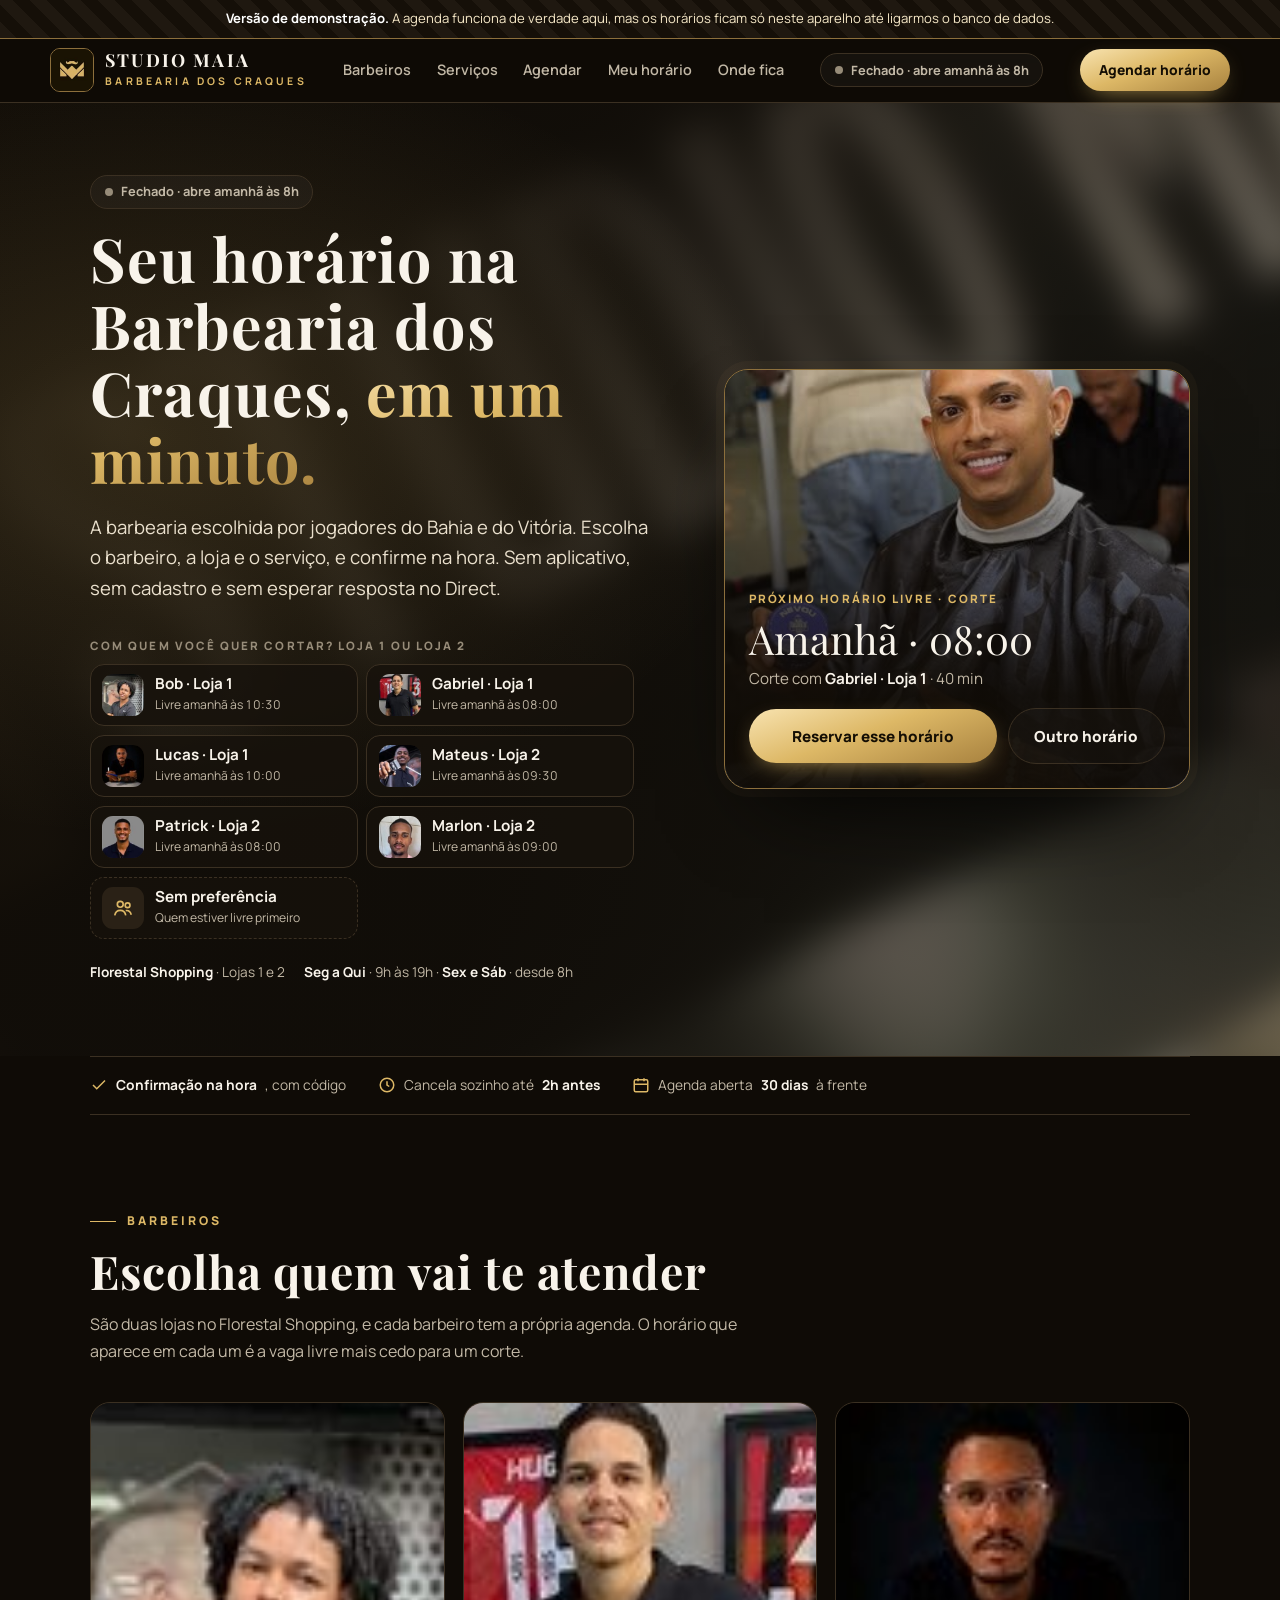
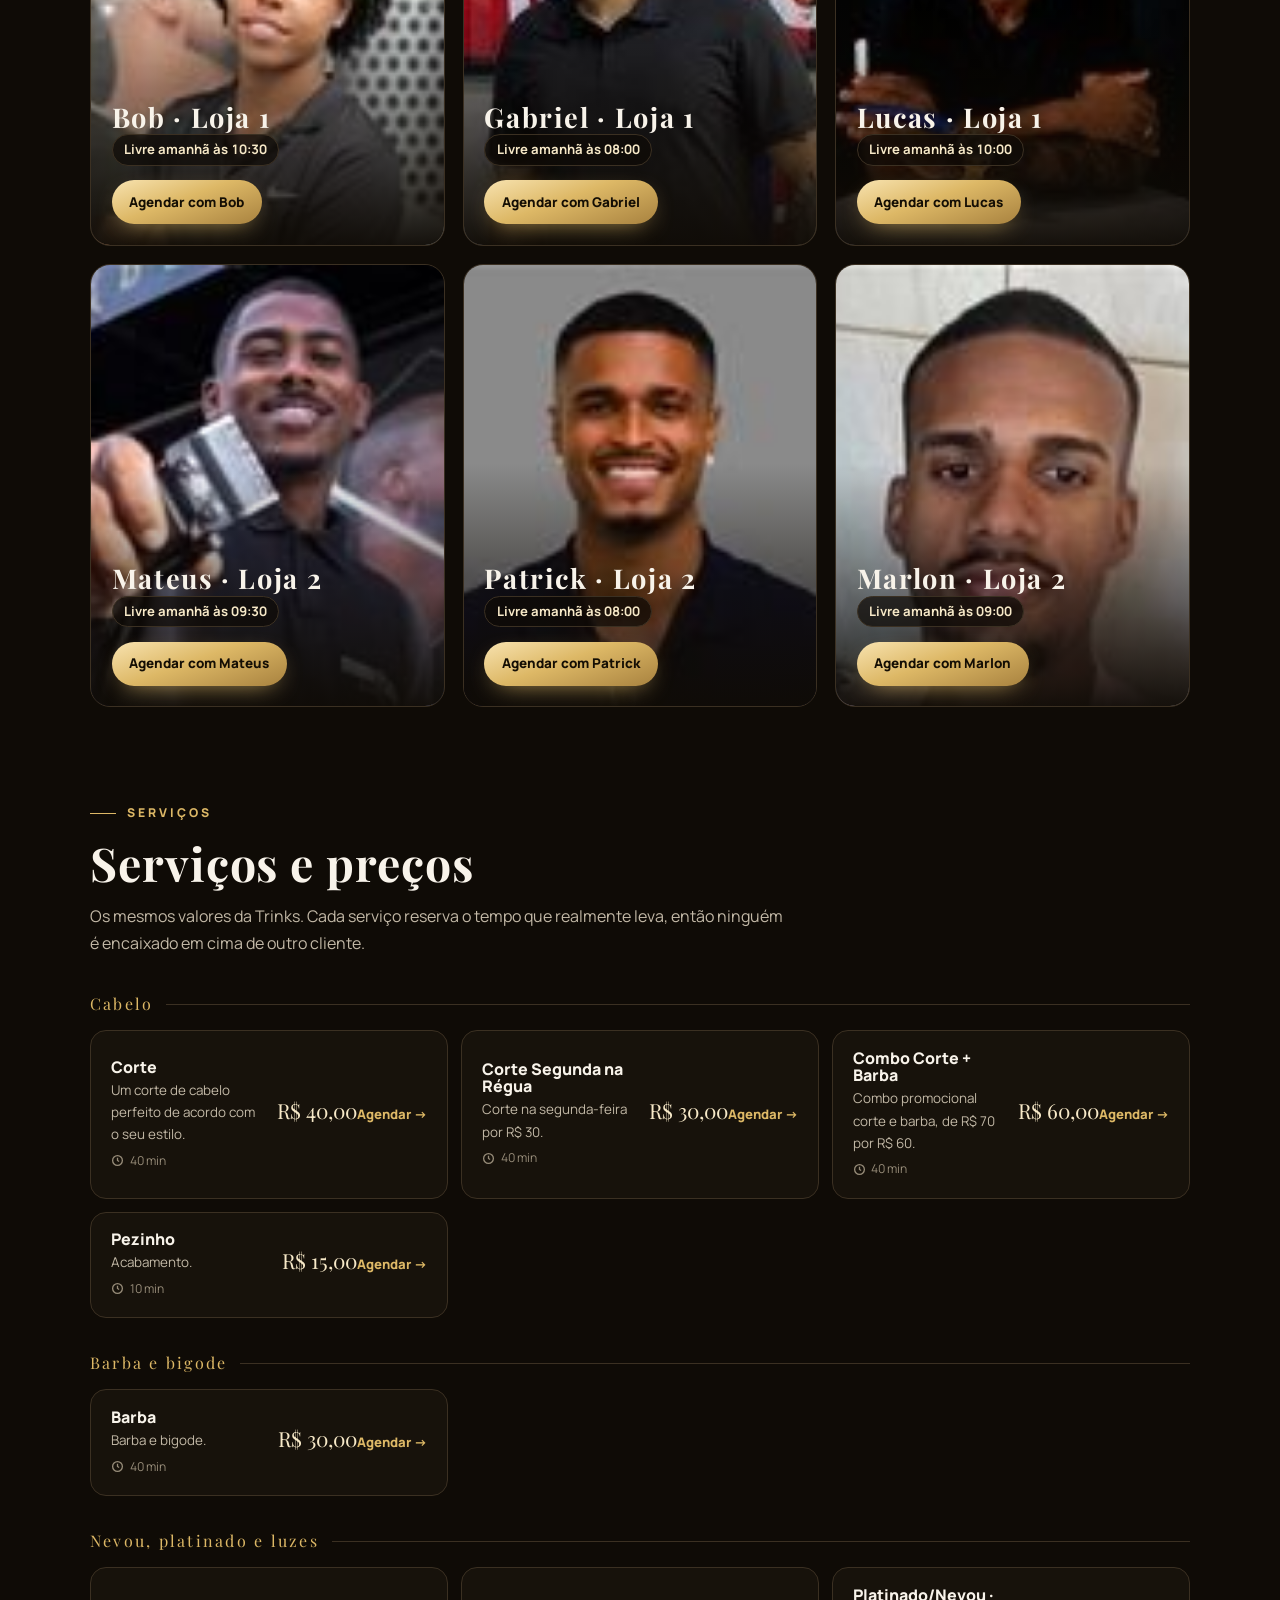
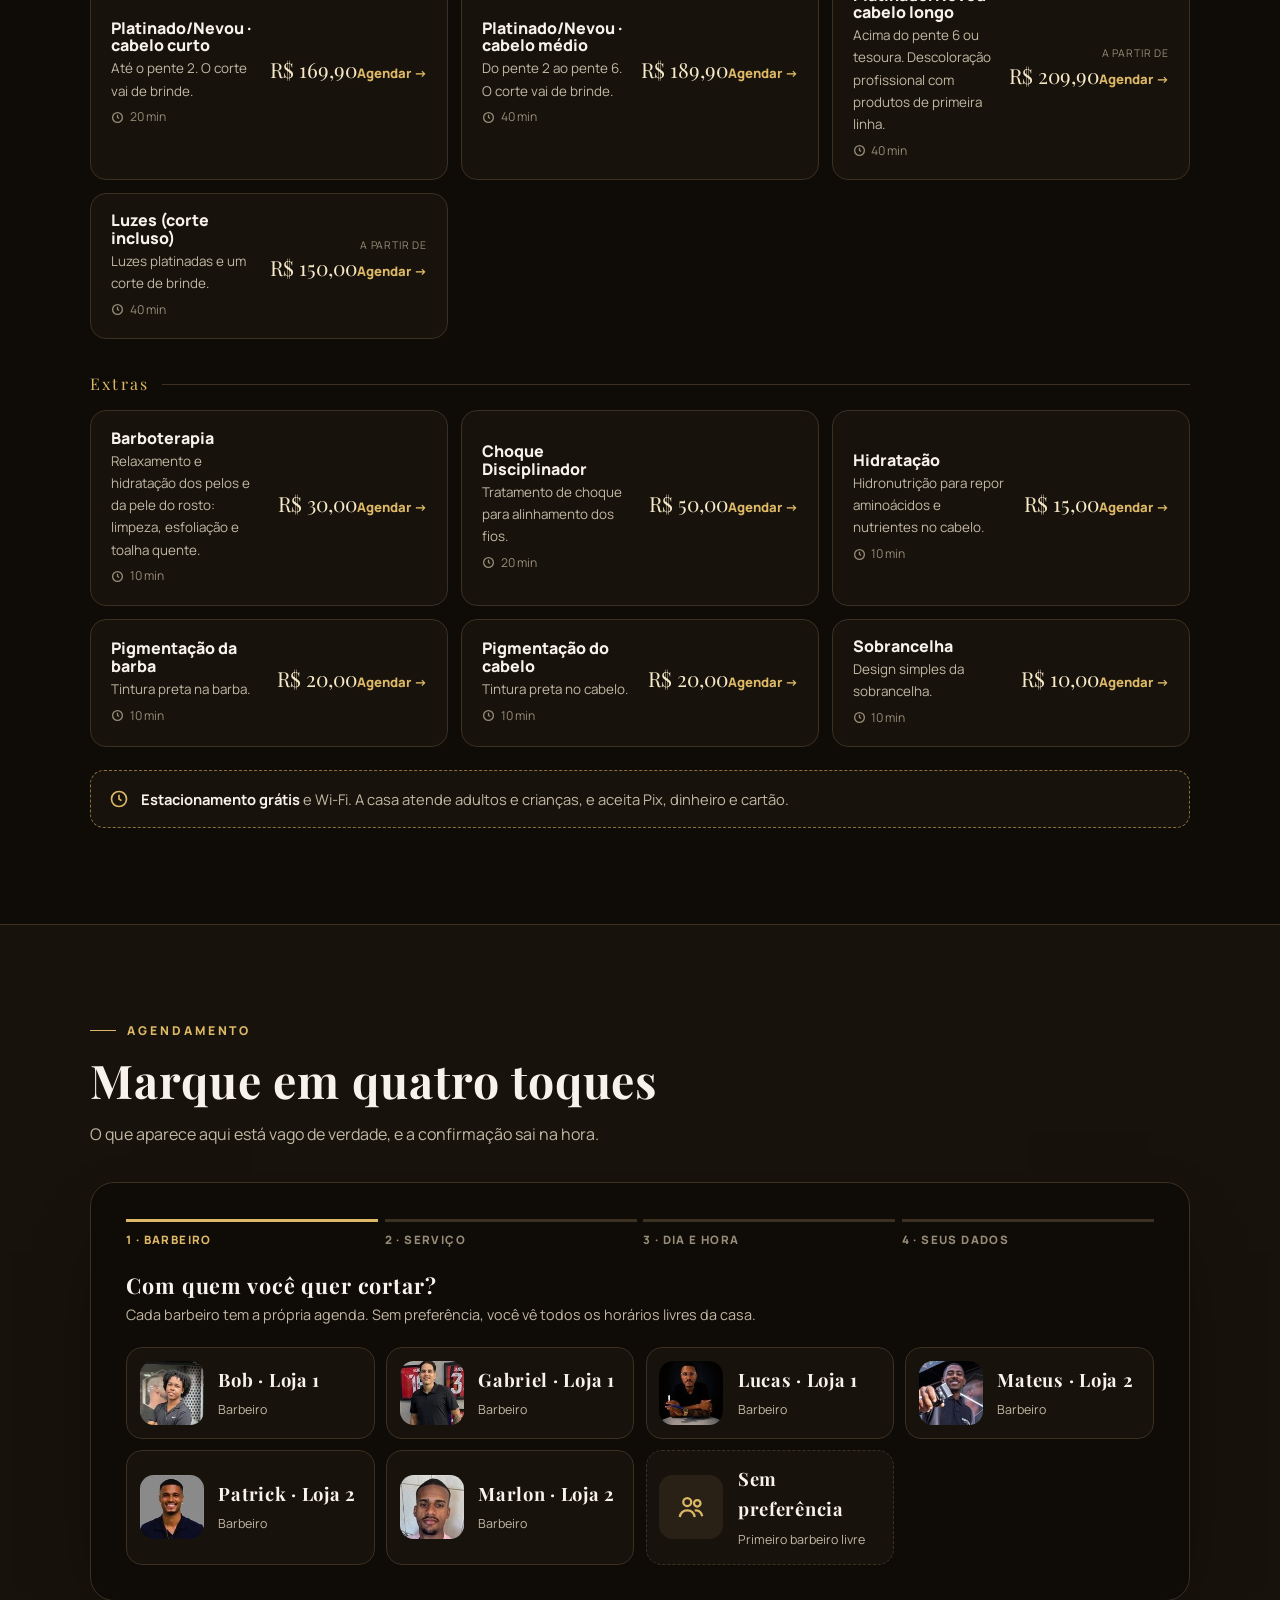
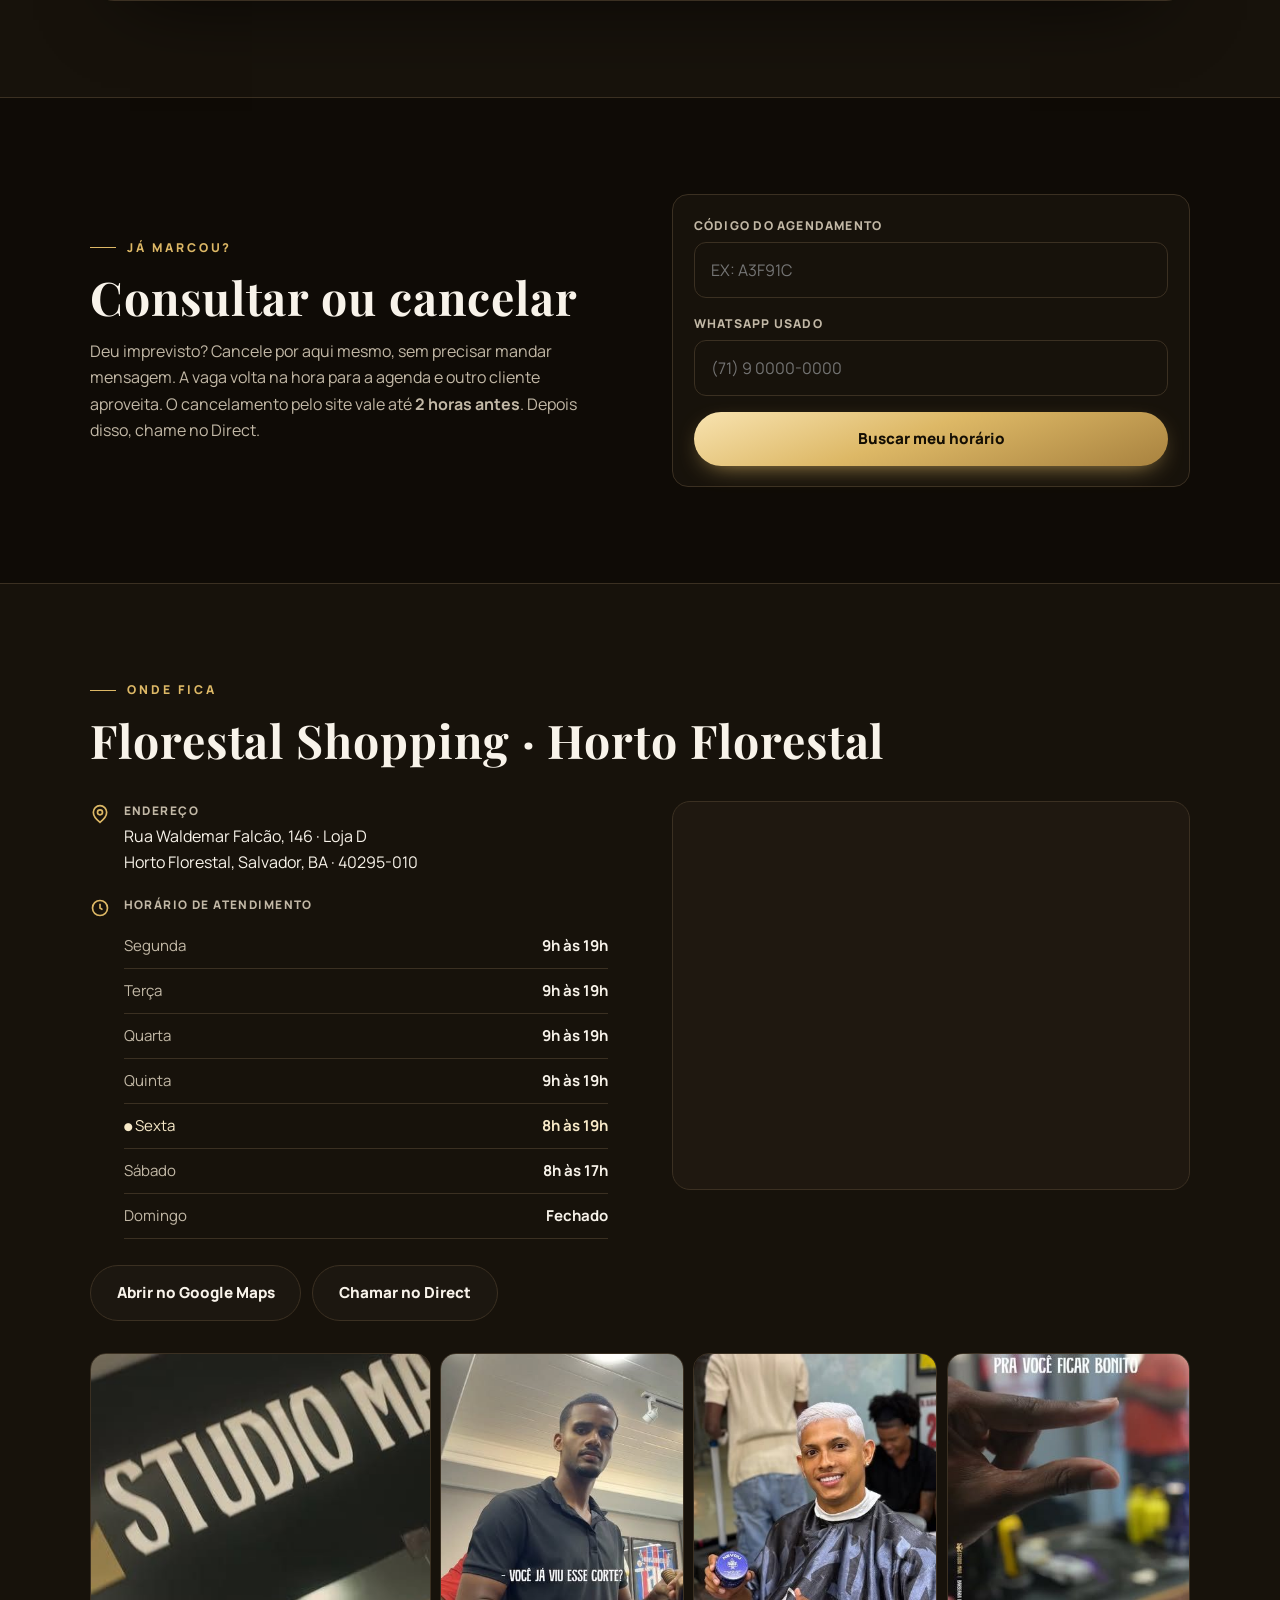
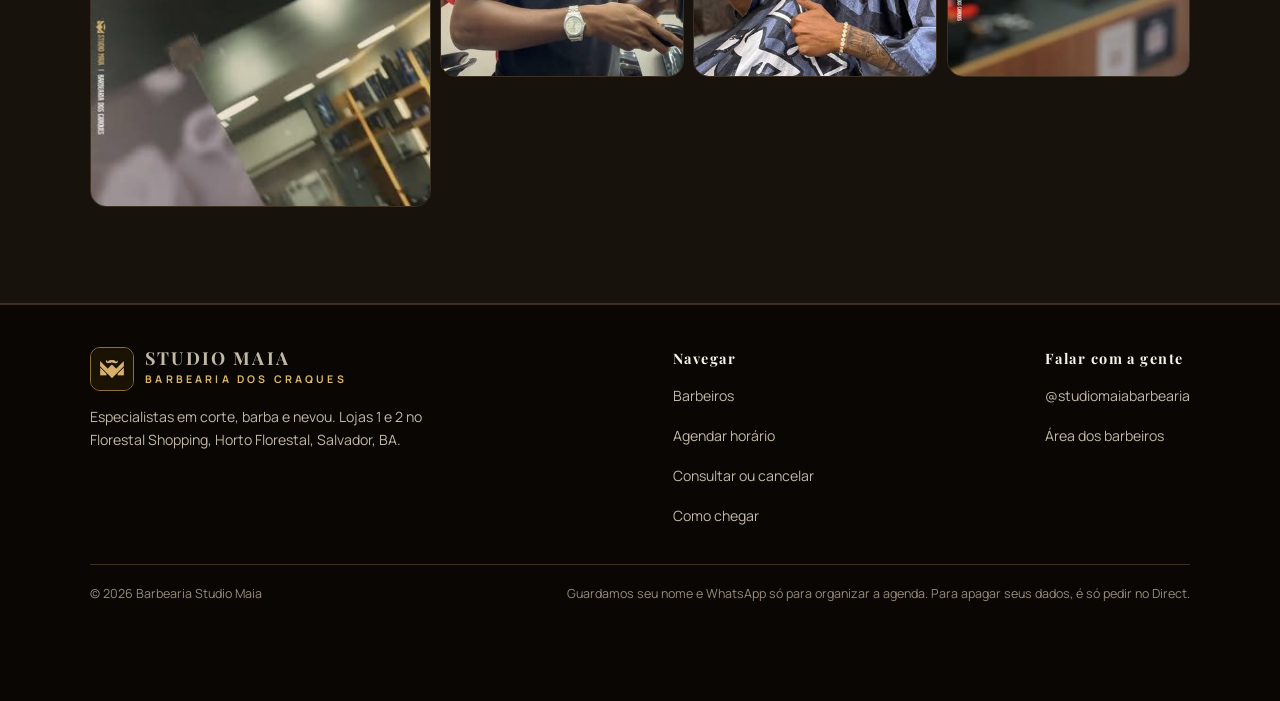
<file: index.html>
<!DOCTYPE html>
<html lang="pt-BR">
<head>
<meta charset="UTF-8">
<meta name="viewport" content="width=device-width, initial-scale=1.0">
<title>Studio Maia · Barbearia dos Craques · Agende seu horário no Horto Florestal</title>
<meta name="description" content="Barbearia dos Craques no Florestal Shopping, Horto Florestal, Salvador. Especialistas em corte, barba e nevou. Escolha o barbeiro, o serviço e o horário e confirme na hora, sem app e sem cadastro.">
<meta name="theme-color" content="#0F0B06">
<link rel="icon" href="fotos/logo.jpg">

<meta property="og:type" content="website">
<meta property="og:title" content="Studio Maia · Agende seu horário">
<meta property="og:description" content="Escolha o barbeiro, o serviço e o horário. Confirmação na hora, sem app.">
<meta property="og:image" content="fotos/salao.jpg">
<meta property="og:locale" content="pt_BR">
<meta name="twitter:card" content="summary_large_image">

<link rel="preconnect" href="https://fonts.googleapis.com">
<link rel="preconnect" href="https://fonts.gstatic.com" crossorigin>
<link href="https://fonts.googleapis.com/css2?family=Playfair+Display:wght@600;700&family=Manrope:wght@400;500;600;700;800&display=swap" rel="stylesheet">
<link rel="stylesheet" href="assets/estilo.css?v=20260923222612">

<script type="application/ld+json">
{
  "@context":"https://schema.org",
  "@type":"BarberShop",
  "name":"Barbearia Studio Maia",
  "slogan":"Barbearia dos Craques",
  "image":"fotos/salao.jpg",
  "priceRange":"R$$",
  "address":{
    "@type":"PostalAddress",
    "streetAddress":"Rua Waldemar Falcão, 146, Loja D, Horto Florestal",
    "addressLocality":"Salvador",
    "addressRegion":"BA",
    "postalCode":"40295-010",
    "addressCountry":"BR"
  },
  "sameAs":["https://www.instagram.com/studiomaiabarbearia/","https://www.trinks.com/barbearia-studio-maia"],
  "openingHoursSpecification":[
    {"@type":"OpeningHoursSpecification","dayOfWeek":["Monday","Tuesday","Wednesday","Thursday"],"opens":"09:00","closes":"19:00"},
    {"@type":"OpeningHoursSpecification","dayOfWeek":["Friday"],"opens":"08:00","closes":"19:00"},
    {"@type":"OpeningHoursSpecification","dayOfWeek":["Saturday"],"opens":"08:00","closes":"17:00"}
  ]
}
</script>
</head>
<body>

<div id="faixa-demo" class="faixa-demo" hidden>
  <b>Versão de demonstração.</b> A agenda funciona de verdade aqui, mas os horários ficam só neste aparelho até ligarmos o banco de dados.
</div>

<!-- ================= TOPO ================= -->
<header class="topo">
  <div class="wrap topo-in">
    <a class="marca" href="#" aria-label="Studio Maia, início">
      <img src="fotos/logo.jpg" alt="" width="44" height="44">
      <span><b>STUDIO MAIA</b><small>Barbearia dos Craques</small></span>
    </a>
    <nav class="menu">
      <a href="#equipe">Barbeiros</a>
      <a href="#servicos">Serviços</a>
      <a href="#agendar">Agendar</a>
      <a href="#meu-horario">Meu horário</a>
      <a href="#local">Onde fica</a>
    </nav>
    <span class="status" data-status></span>
    <a class="btn btn-prata" href="#agendar">Agendar horário</a>
  </div>
</header>

<!-- ================= CAPA: a agenda já começa aqui ================= -->
<section class="capa capa-agenda">
  <div class="capa-foto" style="background-image:url('fotos/salao.jpg');background-position:50% 30%"></div>
  <div class="wrap capa-in">
    <div class="capa-txt">
      <span class="status" data-status></span>
      <h1>Seu horário na Barbearia dos Craques, <span class="prata-texto">em um minuto.</span></h1>
      <p class="lead">
        A barbearia escolhida por jogadores do Bahia e do Vitória. Escolha o barbeiro, a loja e o serviço, e confirme na hora.
        Sem aplicativo, sem cadastro e sem esperar resposta no Direct.
      </p>

      <p class="rotulo">Com quem você quer cortar? Loja 1 ou Loja 2</p>
      <div class="atalhos" id="atalhos">
        <div class="carregando">Carregando a equipe…</div>
      </div>

      <div class="capa-rodape">
        <span><b>Florestal Shopping</b> · Lojas 1 e 2</span>
        <span><b>Seg a Qui</b> · 9h às 19h · <b>Sex e Sáb</b> · desde 8h</span>
      </div>
    </div>

    <aside class="proximo" id="proximo" aria-live="polite">
      <img src="fotos/nevou.jpg" alt="" width="360" height="640">
      <div class="proximo-in">
        <p class="rotulo">Próximo horário livre · Corte</p>
        <div class="proximo-quando" id="px-quando">Procurando…</div>
        <p class="proximo-com" id="px-com">&nbsp;</p>
        <div class="acoes">
          <button class="btn btn-prata btn-bloco" id="px-reservar" type="button" disabled>Reservar esse horário</button>
          <a class="btn btn-linha" href="#agendar">Outro horário</a>
        </div>
      </div>
    </aside>
  </div>
</section>

<div class="wrap">
  <div class="selos">
    <span><svg width="18" height="18" viewBox="0 0 24 24" fill="none" stroke="currentColor" stroke-width="2"><path d="M20 6 9 17l-5-5"/></svg><b>Confirmação na hora</b>, com código</span>
    <span><svg width="18" height="18" viewBox="0 0 24 24" fill="none" stroke="currentColor" stroke-width="2"><circle cx="12" cy="12" r="9"/><path d="M12 7v5l3 2"/></svg>Cancela sozinho até <b>2h antes</b></span>
    <span><svg width="18" height="18" viewBox="0 0 24 24" fill="none" stroke="currentColor" stroke-width="2"><rect x="3" y="5" width="18" height="16" rx="2"/><path d="M8 3v4M16 3v4M3 11h18"/></svg>Agenda aberta <b>30 dias</b> à frente</span>
  </div>
</div>

<!-- ================= EQUIPE ================= -->
<section class="secao" id="equipe">
  <div class="wrap">
    <p class="olho">Barbeiros</p>
    <h2>Escolha quem vai te atender</h2>
    <p class="sub">
      São duas lojas no Florestal Shopping, e cada barbeiro tem a própria agenda.
      O horário que aparece em cada um é a vaga livre mais cedo para um corte.
    </p>
    <div class="equipe equipe-v2" id="equipe-lista">
      <div class="carregando">Carregando a equipe…</div>
    </div>
  </div>
</section>

<!-- ================= SERVIÇOS ================= -->
<section class="secao" id="servicos" style="padding-top:0">
  <div class="wrap">
    <p class="olho">Serviços</p>
    <h2>Serviços e preços</h2>
    <p class="sub">
      Os mesmos valores da Trinks. Cada serviço reserva o tempo que realmente leva,
      então ninguém é encaixado em cima de outro cliente.
    </p>
    <div id="cardapio" style="margin-top:2.2rem">
      <div class="carregando">Carregando os serviços…</div>
    </div>
    <div class="aviso-chegada">
      <svg width="20" height="20" viewBox="0 0 24 24" fill="none" stroke="currentColor" stroke-width="2"><circle cx="12" cy="12" r="9"/><path d="M12 7v5l3 2"/></svg>
      <span><b>Estacionamento grátis</b> e Wi-Fi. A casa atende adultos e crianças, e aceita Pix,
        dinheiro e cartão.</span>
    </div>
  </div>
</section>

<!-- ================= AGENDAMENTO ================= -->
<section class="secao agendar" id="agendar">
  <div class="wrap">
    <p class="olho">Agendamento</p>
    <h2>Marque em quatro toques</h2>
    <p class="sub">
      O que aparece aqui está vago de verdade, e a confirmação sai na hora.
    </p>

    <div class="painel" id="agendar-app">

      <div class="passos" id="passos">
        <div class="passo" data-estado="atual">1 · Barbeiro</div>
        <div class="passo" data-estado="aberto">2 · Serviço</div>
        <div class="passo" data-estado="aberto">3 · Dia e hora</div>
        <div class="passo" data-estado="aberto">4 · Seus dados</div>
      </div>

      <div class="escolhas" id="escolhas" hidden></div>

      <!-- 1 -->
      <div class="etapa" data-etapa="1" data-ativa>
        <h3>Com quem você quer cortar?</h3>
        <p class="dica">Cada barbeiro tem a própria agenda. Sem preferência, você vê todos os horários livres da casa.</p>
        <div class="lista-barbeiros" id="lista-barbeiros"></div>
      </div>

      <!-- 2 -->
      <div class="etapa" data-etapa="2">
        <h3>O que vamos fazer?</h3>
        <p class="dica">O tempo na cadeira muda conforme o serviço, por isso ele vem antes da hora.</p>
        <div id="lista-servicos"></div>
        <div class="acoes"><button class="voltar" type="button" data-voltar="1">← Trocar o barbeiro</button></div>
      </div>

      <!-- 3 -->
      <div class="etapa" data-etapa="3">
        <h3>Escolha o dia e a hora</h3>
        <div class="fita" id="fita-dias"></div>
        <p class="titulo-dia" id="titulo-dia"></p>
        <div id="caixa-horas"></div>
        <div class="acoes"><button class="voltar" type="button" data-voltar="2">← Trocar o serviço</button></div>
      </div>

      <!-- 4 -->
      <div class="etapa" data-etapa="4">
        <h3>Quase lá</h3>
        <p class="dica">Só falta saber quem vai sentar na cadeira.</p>
        <div class="resumo" id="resumo"></div>
        <form id="form-cliente" novalidate>
          <div class="campos">
            <div class="campo">
              <label for="cli-nome">Seu nome</label>
              <input id="cli-nome" name="nome" type="text" autocomplete="name" placeholder="Como te chamam" required>
            </div>
            <div class="campo">
              <label for="cli-tel">WhatsApp</label>
              <input id="cli-tel" name="tel" type="tel" inputmode="numeric" autocomplete="tel" placeholder="(71) 9 0000-0000" required>
              <p class="ajuda">Serve para te achar se precisar remarcar. Não vai para lista de propaganda.</p>
            </div>
            <div class="campo">
              <label for="cli-obs">Observação <span style="text-transform:none;letter-spacing:0;font-weight:500">(opcional)</span></label>
              <textarea id="cli-obs" name="obs" maxlength="240" placeholder="Ex: o mesmo do mês passado, degradê baixo"></textarea>
            </div>
          </div>
          <div id="msg-form"></div>
          <div class="acoes">
            <button class="btn btn-prata" id="btn-confirmar" type="submit">Confirmar horário</button>
            <button class="voltar" type="button" data-voltar="3">← Trocar a hora</button>
          </div>
        </form>
      </div>

      <!-- 5 -->
      <div class="etapa" data-etapa="5">
        <div class="sucesso">
          <div class="selo-ok" aria-hidden="true">
            <svg width="30" height="30" viewBox="0 0 24 24" fill="none" stroke="currentColor" stroke-width="3" stroke-linecap="round" stroke-linejoin="round"><path d="M20 6 9 17l-5-5"/></svg>
          </div>
          <h3>Horário confirmado</h3>
          <p class="com">com <span id="ok-barbeiro"></span></p>
          <p class="dica" id="ok-linha" style="color:var(--cinza);margin:.4rem 0 1rem"></p>
          <p style="font-size:.76rem;letter-spacing:.16em;text-transform:uppercase;color:var(--cinza);font-weight:800">Seu código</p>
          <div class="codigo" id="ok-codigo"></div>
          <p style="max-width:34rem;margin:0 auto 1.4rem;color:var(--cinza);font-size:.92rem">
            Guarde esse código: é com ele que você consulta ou cancela sozinho,
            até 2 horas antes. Chegue uns 5 minutinhos antes.
          </p>
          <div class="acoes" style="justify-content:center">
            <a class="btn btn-zap" id="ok-zap" target="_blank" rel="noopener">Avisar no WhatsApp</a>
            <a class="btn btn-linha" id="ok-ics">Salvar no calendário</a>
            <button class="btn btn-linha" id="btn-novo" type="button">Marcar outro</button>
          </div>
        </div>
      </div>

    </div>
  </div>
</section>

<!-- ================= MEU HORÁRIO ================= -->
<section class="secao" id="meu-horario">
  <div class="wrap dupla">
    <div>
      <p class="olho">Já marcou?</p>
      <h2>Consultar ou cancelar</h2>
      <p class="sub">
        Deu imprevisto? Cancele por aqui mesmo, sem precisar mandar mensagem.
        A vaga volta na hora para a agenda e outro cliente aproveita.
        O cancelamento pelo site vale até <b>2 horas antes</b>. Depois disso, chame no Direct.
      </p>
    </div>
    <div class="cartao">
      <form id="form-consulta">
        <div class="campos">
          <div class="campo">
            <label for="con-codigo">Código do agendamento</label>
            <input id="con-codigo" type="text" placeholder="Ex: A3F91C" style="text-transform:uppercase" required>
          </div>
          <div class="campo">
            <label for="con-tel">WhatsApp usado</label>
            <input id="con-tel" type="tel" inputmode="numeric" placeholder="(71) 9 0000-0000" required>
          </div>
          <button class="btn btn-prata btn-bloco" type="submit">Buscar meu horário</button>
        </div>
      </form>
      <div id="saida-consulta"></div>
    </div>
  </div>
</section>

<!-- ================= ONDE FICA ================= -->
<section class="secao" id="local" style="background:var(--grafite);border-block:1px solid var(--borda)">
  <div class="wrap">
    <p class="olho">Onde fica</p>
    <h2>Florestal Shopping · Horto Florestal</h2>

    <div class="dupla" style="margin-top:2.2rem;align-items:start">
      <div class="info-local">
        <div class="info-item">
          <svg width="20" height="20" viewBox="0 0 24 24" fill="none" stroke="currentColor" stroke-width="2"><path d="M20 10c0 6-8 12-8 12s-8-6-8-12a8 8 0 1 1 16 0Z"/><circle cx="12" cy="10" r="3"/></svg>
          <div>
            <b class="rot">Endereço</b>
            Rua Waldemar Falcão, 146 · Loja D<br>
            Horto Florestal, Salvador, BA · 40295-010
          </div>
        </div>

        <div class="info-item">
          <svg width="20" height="20" viewBox="0 0 24 24" fill="none" stroke="currentColor" stroke-width="2"><circle cx="12" cy="12" r="9"/><path d="M12 7v5l3 2"/></svg>
          <div style="width:100%">
            <b class="rot">Horário de atendimento</b>
            <table class="tabela-horario" id="tabela-horario">
              <tr data-dia="1"><td>Segunda</td><td>9h às 19h</td></tr>
              <tr data-dia="2"><td>Terça</td><td>9h às 19h</td></tr>
              <tr data-dia="3"><td>Quarta</td><td>9h às 19h</td></tr>
              <tr data-dia="4"><td>Quinta</td><td>9h às 19h</td></tr>
              <tr data-dia="5"><td>Sexta</td><td>8h às 19h</td></tr>
              <tr data-dia="6"><td>Sábado</td><td>8h às 17h</td></tr>
              <tr data-dia="0"><td>Domingo</td><td>Fechado</td></tr>
            </table>
          </div>
        </div>

        <div class="acoes" style="margin-top:.4rem">
          <a class="btn btn-linha" id="link-maps" target="_blank" rel="noopener" href="https://www.google.com/maps/search/?api=1&amp;query=Rua+Waldemar+Falc%C3%A3o+146+Horto+Florestal+Salvador+BA">Abrir no Google Maps</a>
          <a class="btn btn-linha" id="link-contato" target="_blank" rel="noopener" href="https://ig.me/m/studiomaiabarbearia">Chamar no Direct</a>
        </div>
      </div>

      <div class="mapa">
        <iframe title="Mapa do Studio Maia" loading="lazy" referrerpolicy="no-referrer-when-downgrade"
          src="https://www.google.com/maps?q=Rua%20Waldemar%20Falc%C3%A3o%2C%20146%2C%20Horto%20Florestal%2C%20Salvador%20-%20BA&output=embed"></iframe>
      </div>
    </div>

    <div class="faixa-fotos">
      <figure><img src="fotos/salao.jpg" loading="lazy" alt="Letreiro do Studio Maia na loja, com as prateleiras de produtos ao fundo."></figure>
      <figure><img src="fotos/atendimento.jpg" loading="lazy" alt="Barbeiro do Studio Maia de uniforme preto, com a máquina na mão."></figure>
      <figure><img src="fotos/nevou.jpg" loading="lazy" alt="Cliente com o cabelo nevou, platinado, sorrindo na cadeira."></figure>
      <figure><img src="fotos/bancada.jpg" loading="lazy" alt="Bancada com as máquinas e os produtos da barbearia."></figure>
    </div>
  </div>
</section>

<!-- ================= RODAPÉ ================= -->
<footer class="rodape">
  <div class="wrap">
    <div class="rodape-in">
      <div style="max-width:22rem">
        <a class="marca" href="#" style="margin-bottom:.9rem">
          <img src="fotos/logo.jpg" alt="" width="44" height="44">
          <span><b>STUDIO MAIA</b><small>Barbearia dos Craques</small></span>
        </a>
        <p>Especialistas em corte, barba e nevou. Lojas 1 e 2 no Florestal Shopping, Horto Florestal, Salvador, BA.</p>
      </div>
      <div>
        <b class="rodape-titulo">Navegar</b>
        <ul class="rodape-links">
          <li><a href="#equipe">Barbeiros</a></li>
          <li><a href="#agendar">Agendar horário</a></li>
          <li><a href="#meu-horario">Consultar ou cancelar</a></li>
          <li><a href="#local">Como chegar</a></li>
        </ul>
      </div>
      <div>
        <b class="rodape-titulo">Falar com a gente</b>
        <ul class="rodape-links">
          <li><a href="https://www.instagram.com/studiomaiabarbearia/" target="_blank" rel="noopener">@studiomaiabarbearia</a></li>
          <li><a href="admin.html">Área dos barbeiros</a></li>
        </ul>
      </div>
    </div>
    <div class="creditos">
      <span>© <span id="ano"></span> Barbearia Studio Maia</span>
      <span>Guardamos seu nome e WhatsApp só para organizar a agenda. Para apagar seus dados, é só pedir no Direct.</span>
    </div>
  </div>
</footer>

<a class="flutua" href="#agendar">
  <svg width="18" height="18" viewBox="0 0 24 24" fill="none" stroke="currentColor" stroke-width="2"><rect x="3" y="5" width="18" height="16" rx="2"/><path d="M8 3v4M16 3v4M3 11h18"/></svg>
  Agendar
</a>

<script src="assets/config.js?v=20260923222612"></script>
<!-- Este bloco vem ANTES de agenda.js: registra o ouvinte que recebe
     barbeiros e serviços assim que carregam. -->
<script>
(function () {
  var CFG = window.TV;
  var DIAS = ['domingo','segunda','terça','quarta','quinta','sexta','sábado'];
  document.getElementById('ano').textContent = new Date().getFullYear();
  if (CFG.modoDemo) document.getElementById('faixa-demo').hidden = false;
  if (CFG.whatsapp) {
    var contato = document.getElementById('link-contato');
    contato.href = 'https://wa.me/' + CFG.whatsapp;
    contato.textContent = 'Chamar no WhatsApp';
    contato.className = 'btn btn-zap';
  }

  function el(tag, cls, txt) {
    var n = document.createElement(tag);
    if (cls) n.className = cls;
    if (txt != null) n.textContent = txt;
    return n;
  }
  function min(t) { var p = String(t).split(':'); return (+p[0]) * 60 + (+p[1]); }
  function horaCurta(t) { var p = String(t).split(':'); return (+p[0]) + 'h' + (p[1] === '00' ? '' : p[1]); }
  function irAgendar() { document.getElementById('agendar').scrollIntoView({ behavior: 'smooth' }); }
  function avatar(b, cls) {
    var box = el('span', cls);
    if (b.foto) { var i = el('img'); i.src = b.foto; i.alt = ''; box.appendChild(i); }
    else box.appendChild(el('span', 'iniciais', CFG.iniciais ? CFG.iniciais(b.nome) : b.nome[0]));
    return box;
  }
  function primeiroNome(n) { return String(n).split(' ')[0]; }
  function quando(p) { return CFG.diaRelativo(p.dia).replace(/, \d+ de .*/, '') + ' · ' + p.hora; }

  /* ---- aberto / fechado agora ---- */
  (function status() {
    var agora = new Date(), m = agora.getHours() * 60 + agora.getMinutes();
    var hoje = CFG.expediente[agora.getDay()], txt, aberto = false;
    if (hoje && hoje.aberto && m >= min(hoje.abre) && m < min(hoje.fecha)) {
      aberto = true; txt = 'Aberto agora · até ' + horaCurta(hoje.fecha);
    } else {
      for (var i = 0; i < 8; i++) {
        var d = (agora.getDay() + i) % 7, e = CFG.expediente[d];
        if (!e || !e.aberto || (i === 0 && m >= min(e.abre))) continue;
        txt = 'Fechado · abre ' + (i === 0 ? 'hoje' : i === 1 ? 'amanhã' : DIAS[d]) + ' às ' + horaCurta(e.abre);
        break;
      }
    }
    Array.prototype.forEach.call(document.querySelectorAll('[data-status]'), function (s) {
      s.textContent = txt;
      if (aberto) s.setAttribute('data-aberto', '');
    });
    var linha = document.querySelector('#tabela-horario tr[data-dia="' + agora.getDay() + '"]');
    if (linha) linha.setAttribute('data-hoje', '');
  })();

  /* ---- cardápio ---- */
  function pintaCardapio(lista) {
    var alvo = document.getElementById('cardapio');
    alvo.innerHTML = '';
    var grupos = {};
    lista.forEach(function (s) {
      if (s.categoria === 'Assinatura') { alvo.appendChild(cardAssinatura(s)); return; }
      var g = s.categoria || 'Serviços'; (grupos[g] = grupos[g] || []).push(s);
    });
    Object.keys(grupos).forEach(function (g) {
      var bloco = el('div', 'cardapio-grupo');
      bloco.appendChild(el('div', 'cardapio-titulo', g));
      var grade = el('div', 'grade-servicos');
      grupos[g].forEach(function (s) {
        var card = el('article', 'servico');
        card.innerHTML =
          '<div class="servico-txt"><h3></h3><p></p>' +
            '<span class="tempo"><svg width="13" height="13" viewBox="0 0 24 24" fill="none" stroke="currentColor" stroke-width="2.4"><circle cx="12" cy="12" r="9"/><path d="M12 7v5l3 2"/></svg>' +
            s.duracao_min + ' min</span></div>' +
          '<div class="servico-dir"><span class="preco"></span>' +
            '<button class="marcar" type="button">Agendar →</button></div>';
        card.querySelector('h3').textContent = s.nome;
        card.querySelector('p').textContent = s.descricao || '';
        card.querySelector('.preco').innerHTML = valor(s);
        card.querySelector('.marcar').addEventListener('click', function () { CFG.agendarServico(s.id); irAgendar(); });
        grade.appendChild(card);
      });
      bloco.appendChild(grade);
      alvo.appendChild(bloco);
    });
  }
  function valor(s) {
    if (!s.preco_centavos) return '<small>valor</small>sob consulta';
    return (s.a_partir_de ? '<small>a partir de</small>' : '') + 'R$ ' + (s.preco_centavos / 100).toFixed(2).replace('.', ',');
  }
  function cardAssinatura(s) {
    var c = el('article', 'assinatura');
    var esq = el('div');
    esq.appendChild(el('p', 'rotulo', 'Assinatura da casa'));
    esq.appendChild(el('h3', null, s.nome));
    esq.appendChild(el('p', null, s.descricao || ''));
    var meta = el('div', 'meta');
    meta.appendChild(el('span', null, s.duracao_min + ' min na cadeira'));
    esq.appendChild(meta);
    var dir = el('div', 'servico-dir');
    var p = el('div', 'preco'); p.innerHTML = valor(s);
    dir.appendChild(p);
    var b = el('button', 'btn btn-prata', 'Agendar a Experiência');
    b.type = 'button'; b.style.marginTop = '.6rem';
    b.addEventListener('click', function () { CFG.agendarServico(s.id); irAgendar(); });
    dir.appendChild(b);
    c.appendChild(esq); c.appendChild(dir);
    return c;
  }

  /* ---- atalhos da capa + cards da equipe, com a vaga mais cedo de cada um ---- */
  function pintaEquipe(barbeiros, servicos) {
    var corte = servicos.filter(function (s) { return s.id === 'corte' || s.slug === 'corte'; })[0] || servicos[0];
    var atalhos = document.getElementById('atalhos');
    var lista = document.getElementById('equipe-lista');
    atalhos.innerHTML = ''; lista.innerHTML = '';

    var proximos = [];
    barbeiros.forEach(function (b) {
      var at = el('button', 'atalho'); at.type = 'button';
      at.appendChild(avatar(b, 'av'));
      var t = el('span'); t.appendChild(el('b', null, b.nome));
      var sm = el('small', null, 'Vendo a agenda…'); t.appendChild(sm);
      at.appendChild(t);
      at.addEventListener('click', function () { CFG.agendarCom(b.id); irAgendar(); });
      atalhos.appendChild(at);

      var card = el('article', 'membro' + (b.foto ? '' : ' sem-foto'));
      if (b.foto) {
        var img = el('img'); img.src = b.foto; img.loading = 'lazy'; img.alt = 'Foto de ' + b.nome + ', barbeiro do Studio Maia.';
        card.appendChild(img);
      } else {
        card.appendChild(el('span', 'iniciais', CFG.iniciais ? CFG.iniciais(b.nome) : b.nome[0]));
      }
      var info = el('div', 'membro-info');
      info.appendChild(el('h3', null, b.nome));
      var livre = el('span', 'livre', 'Vendo a agenda…');
      info.appendChild(livre);
      var ac = el('div', 'membro-acoes');
      var bt = el('button', 'btn btn-prata', 'Agendar com ' + primeiroNome(b.nome));
      bt.type = 'button';
      bt.addEventListener('click', function () { CFG.agendarCom(b.id); irAgendar(); });
      ac.appendChild(bt);
      if (b.instagram) {
        var ig = el('a', 'btn btn-linha', '@'); ig.href = 'https://www.instagram.com/' + b.instagram + '/';
        ig.target = '_blank'; ig.rel = 'noopener'; ig.setAttribute('aria-label', 'Instagram de ' + b.nome);
        ac.appendChild(ig);
      }
      info.appendChild(ac);
      card.appendChild(info);
      lista.appendChild(card);

      proximos.push(CFG.proximoLivre(b, corte).then(function (p) {
        var txt = p ? 'Livre ' + quando(p).toLowerCase().replace(' · ', ' às ') : 'Agenda cheia nos próximos dias';
        sm.textContent = txt; livre.textContent = txt;
        return p ? { b: b, p: p } : null;
      }).catch(function () { sm.textContent = livre.textContent = 'Ver horários'; return null; }));
    });

    var q = el('button', 'atalho qualquer'); q.type = 'button';
    q.innerHTML = '<span class="av"><svg width="22" height="22" viewBox="0 0 24 24" fill="none" stroke="currentColor" stroke-width="1.8"><circle cx="9" cy="8" r="3.2"/><circle cx="17" cy="9" r="2.6"/><path d="M3 20c.6-3.4 3-5.4 6-5.4s5.4 2 6 5.4M15 14.8c2.8-.4 5.2 1.3 6 4.6"/></svg></span>' +
                  '<span><b>Sem preferência</b><small>Quem estiver livre primeiro</small></span>';
    q.addEventListener('click', function () { CFG.agendarCom('qualquer'); irAgendar(); });
    atalhos.appendChild(q);

    // cartão "próximo horário livre": a vaga mais cedo da casa inteira
    Promise.all(proximos).then(function (r) {
      var melhor = r.filter(Boolean).sort(function (a, c) {
        return (a.p.dia + a.p.hora) < (c.p.dia + c.p.hora) ? -1 : 1;
      })[0];
      var qd = document.getElementById('px-quando'), com = document.getElementById('px-com'), bt = document.getElementById('px-reservar');
      if (!melhor) { qd.textContent = 'Agenda cheia'; com.textContent = 'Chame no Direct que a gente encaixa.'; return; }
      qd.textContent = quando(melhor.p);
      com.innerHTML = '';
      com.appendChild(document.createTextNode(corte.nome + ' com '));
      com.appendChild(el('b', null, melhor.b.nome));
      com.appendChild(document.createTextNode(' · ' + corte.duracao_min + ' min'));
      bt.disabled = false;
      bt.onclick = function () { CFG.agendarDireto(melhor.b.id, corte.id, melhor.p.dia, melhor.p.hora); irAgendar(); };
    });
  }

  var dados = null;
  function recebe(d) { dados = d; pintaCardapio(d.servicos); pintaEquipe(d.barbeiros, d.servicos); }
  document.addEventListener('tv:dados', function (ev) { recebe(ev.detail); });
  // marcou? a vaga some da capa e dos cards na mesma hora
  document.addEventListener('tv:agendado', function () { if (dados) pintaEquipe(dados.barbeiros, dados.servicos); });
})();
</script>
<script src="assets/agenda.js?v=20260923222612"></script>
</body>
</html>
</file>
<file: assets/estilo.css>
/* =====================================================================
   Studio Maia — folha de estilo
   Paleta tirada da própria marca: monograma M com bigode em dourado
   sobre marrom quase preto (foto de perfil do Instagram).
   ===================================================================== */

:root{
  --fundo:      #0F0B06;
  --grafite:    #17120B;
  --carvao:     #1F1810;
  --chumbo:     #2A2116;
  --borda:      #3B3022;

  --prata:       #DDB866;
  --prata-clara: #F7E9C8;
  --prata-fundo: #8C6F3C;
  --prata-gradiente: linear-gradient(160deg, #F8E3B0 0%, var(--prata) 45%, #A8823F 100%);

  --creme:      #F8F3EA;
  --cinza:      #C2B8A6;
  --cinza-fraco:#978C79;
  --verde-zap:  #25D366;
  --vermelho:   #E06560;

  --display: 'Playfair Display', Georgia, serif;
  --corpo:   'Manrope', system-ui, sans-serif;

  --raio:  16px;
  --larg:  1180px;
}

*{margin:0;padding:0;box-sizing:border-box}
[hidden]{display:none !important}
html{scroll-behavior:smooth;scroll-padding-top:80px}
body{
  font-family:var(--corpo);
  background:var(--fundo);
  color:var(--creme);
  line-height:1.65;
  overflow-x:clip;
  -webkit-font-smoothing:antialiased;
}
img{display:block;max-width:100%}
a{color:inherit;text-decoration:none}
button{font:inherit;color:inherit;background:none;border:none;cursor:pointer}
:focus-visible{outline:2px solid var(--prata);outline-offset:3px;border-radius:6px}

.wrap{max-width:var(--larg);margin:0 auto;padding:0 clamp(1rem,4vw,2.5rem)}
.secao{padding:clamp(3.5rem,8vw,6rem) 0}

h1,h2,h3,.display{font-family:var(--display);font-weight:700;line-height:1.1;letter-spacing:.02em}
h2{font-size:clamp(1.9rem,4.4vw,2.9rem)}
h3{font-size:1.1rem;letter-spacing:.04em}

.olho{
  font-size:.76rem;font-weight:800;letter-spacing:.24em;text-transform:uppercase;color:var(--prata);
  display:flex;align-items:center;gap:.7rem;margin-bottom:.9rem;
}
.olho::before{content:"";width:26px;height:1px;background:var(--prata);flex:none}
.sub{color:var(--cinza);max-width:44rem;margin-top:.9rem}
.prata-texto{
  background:var(--prata-gradiente);-webkit-background-clip:text;background-clip:text;
  -webkit-text-fill-color:transparent;color:var(--prata);
}

/* ---------- botões ---------- */
.btn{
  display:inline-flex;align-items:center;justify-content:center;gap:.55rem;
  padding:.9rem 1.6rem;border-radius:100px;font-weight:800;font-size:.95rem;min-height:48px;
  transition:transform .15s ease, box-shadow .15s ease, background .15s ease, border-color .15s;
  text-align:center;
}
.btn:active{transform:translateY(1px)}
.btn-prata{background:var(--prata-gradiente);color:#140E04;box-shadow:0 8px 26px -12px var(--prata)}
.btn-prata:hover{box-shadow:0 12px 32px -8px var(--prata)}
.btn-linha{border:1px solid var(--borda);color:var(--creme);background:rgba(255,255,255,.02)}
.btn-linha:hover{border-color:var(--prata);color:var(--prata-clara)}
.btn-zap{background:var(--verde-zap);color:#05301A}
.btn-bloco{width:100%}
.btn:disabled{opacity:.45;cursor:not-allowed;transform:none}

/* ---------- topo ---------- */
.topo{
  position:sticky;top:0;z-index:60;
  background:rgba(15,11,6,.86);backdrop-filter:blur(14px);-webkit-backdrop-filter:blur(14px);
  border-bottom:1px solid var(--borda);
}
.topo-in{display:flex;align-items:center;justify-content:space-between;gap:1rem;padding:.6rem 0}
.marca{display:flex;align-items:center;gap:.7rem}
.marca img{width:44px;height:44px;flex:none;border-radius:10px;object-fit:cover;border:1px solid var(--prata-fundo)}
.marca b{font-family:var(--display);font-size:1.12rem;letter-spacing:.12em;line-height:1;display:block}
.marca small{display:block;font-size:.66rem;letter-spacing:.3em;color:var(--prata);text-transform:uppercase;font-weight:700;margin-top:.25rem}
.menu{display:flex;align-items:center;gap:1.6rem}
.menu a{font-size:.9rem;font-weight:600;color:var(--cinza)}
.menu a:hover{color:var(--prata-clara)}
.topo .btn{padding:.6rem 1.2rem;font-size:.86rem;min-height:42px}
@media(max-width:900px){ .menu{display:none} }

/* ---------- capa ---------- */
.capa{position:relative;min-height:min(92vh,800px);display:flex;align-items:center;isolation:isolate;overflow:hidden}
.capa-foto{position:absolute;inset:0;z-index:-2;background:var(--grafite) center 38%/cover no-repeat}
.capa::after{
  content:"";position:absolute;inset:0;z-index:-1;
  background:
    radial-gradient(70% 60% at 12% 35%, rgba(221,184,102,.16), transparent 70%),
    linear-gradient(100deg, rgba(15,11,6,.97) 0%, rgba(15,11,6,.9) 42%, rgba(15,11,6,.45) 100%);
}
.capa-in{padding-block:clamp(3rem,7vw,5rem);width:100%;display:grid;grid-template-columns:1.15fr .85fr;gap:clamp(2rem,5vw,4rem);align-items:center}
.capa-foto{filter:blur(18px) saturate(.8);transform:scale(1.1)}
.capa-quadro{margin:0;border-radius:24px;overflow:hidden;border:1px solid var(--prata-fundo);aspect-ratio:4/5;box-shadow:0 40px 90px -40px #000,0 0 0 8px rgba(221,184,102,.06)}
.capa-quadro img{width:100%;height:100%;object-fit:cover;object-position:50% 45%}
.capa .selo-novo{
  display:inline-flex;align-items:center;gap:.5rem;border:1px solid var(--prata-fundo);
  background:rgba(221,184,102,.08);color:var(--prata-clara);border-radius:100px;
  padding:.35rem .9rem;font-size:.8rem;font-weight:700;letter-spacing:.04em;margin-bottom:1.2rem;
}
.capa h1{font-size:clamp(2.4rem,6.6vw,4.4rem);max-width:15ch}
.capa p.lead{font-size:clamp(1rem,2vw,1.16rem);color:#EAE0CD;max-width:36rem;margin:1.2rem 0 2rem}
.capa-ctas{display:flex;flex-wrap:wrap;gap:.8rem}
.capa-rostos{display:flex;align-items:center;gap:.8rem;margin-top:2.2rem;font-size:.86rem;color:var(--cinza)}
.capa-rostos .pilha{display:flex}
.capa-rostos .pilha img{width:42px;height:42px;border-radius:50%;object-fit:cover;object-position:50% 20%;border:2px solid var(--fundo);margin-left:-10px}
.capa-rostos .pilha img:first-child{margin-left:0}
.capa-rostos b{color:var(--creme)}
@media(max-width:700px){
  .capa::after{background:linear-gradient(180deg, rgba(15,11,6,.55) 0%, rgba(15,11,6,.92) 45%, rgba(15,11,6,.98) 100%)}
  .capa{min-height:auto}
}

@media(max-width:900px){
  .capa-in{grid-template-columns:1fr}
  .capa-quadro{order:-1;aspect-ratio:4/3;max-height:52vh}
}
.selos{display:flex;flex-wrap:wrap;gap:1.2rem 2rem;border-top:1px solid var(--borda);border-bottom:1px solid var(--borda);padding:1.1rem 0;font-size:.86rem;color:var(--cinza)}
.selos span{display:flex;align-items:center;gap:.5rem}
.selos svg{color:var(--prata);flex:none}
.selos b{color:var(--creme);font-weight:700}

/* ---------- equipe ---------- */
.equipe{display:grid;grid-template-columns:repeat(3,1fr);gap:1.1rem;margin-top:2.4rem}
@media(max-width:900px){ .equipe{grid-template-columns:1fr 1fr} }
@media(max-width:560px){ .equipe{grid-template-columns:1fr} }
.membro{
  position:relative;border-radius:20px;overflow:hidden;border:1px solid var(--borda);background:var(--carvao);
  aspect-ratio:4/5;isolation:isolate;
}
.membro img{position:absolute;inset:0;width:100%;height:100%;object-fit:cover;object-position:50% 25%;z-index:-1;transition:transform .5s ease}
.membro:hover img{transform:scale(1.04)}
.membro::after{content:"";position:absolute;inset:0;z-index:-1;background:linear-gradient(180deg,transparent 45%,rgba(15,11,6,.96) 100%)}
.membro-info{position:absolute;left:0;right:0;bottom:0;padding:1.3rem}
.membro-info h3{font-size:1.7rem;letter-spacing:.06em}
.membro-info p{font-size:.8rem;letter-spacing:.2em;text-transform:uppercase;color:var(--prata);font-weight:700;margin:.2rem 0 1rem}
.membro-acoes{display:flex;gap:.5rem;flex-wrap:wrap}
.membro-acoes .btn{padding:.6rem 1.1rem;font-size:.84rem;min-height:44px}

/* ---------- serviços ---------- */
.cardapio-grupo + .cardapio-grupo{margin-top:2rem}
.cardapio-titulo{font-family:var(--display);font-size:1rem;letter-spacing:.14em;color:var(--prata);margin-bottom:.8rem;display:flex;align-items:center;gap:.8rem}
.cardapio-titulo::after{content:"";flex:1;height:1px;background:var(--borda)}
.grade-servicos{display:grid;grid-template-columns:repeat(auto-fill,minmax(270px,1fr));gap:.8rem}
.servico{
  background:var(--grafite);border:1px solid var(--borda);border-radius:var(--raio);
  padding:1.15rem 1.25rem;display:flex;align-items:center;gap:1rem;
  transition:border-color .2s ease, transform .2s ease;
}
.servico:hover{border-color:var(--prata-fundo);transform:translateY(-2px)}
.servico-txt{flex:1;min-width:0}
.servico h3{font-family:var(--corpo);font-size:1rem;font-weight:800;letter-spacing:0}
.servico p{font-size:.84rem;color:var(--cinza);margin-top:.15rem}
.servico .tempo{font-size:.76rem;color:var(--cinza-fraco);margin-top:.35rem;display:flex;align-items:center;gap:.35rem}
.servico-dir{text-align:right;flex:none}
.servico .preco{font-family:var(--display);font-size:1.3rem;color:var(--prata-clara);white-space:nowrap;line-height:1.1}
.servico .preco small{display:block;font-family:var(--corpo);font-size:.66rem;letter-spacing:.08em;color:var(--cinza-fraco);text-transform:uppercase}
.servico .marcar{font-size:.82rem;font-weight:800;color:var(--prata);min-height:40px;display:inline-flex;align-items:center}
.servico .marcar:hover{color:var(--prata-clara)}

/* ---------- agendamento ---------- */
.agendar{background:var(--grafite);border-block:1px solid var(--borda)}
.painel{
  background:var(--fundo);border:1px solid var(--borda);border-radius:24px;
  padding:clamp(1.1rem,3.5vw,2.2rem);margin-top:2.2rem;
  box-shadow:0 30px 80px -40px rgba(0,0,0,.8);
}
.passos{display:grid;grid-auto-flow:column;grid-auto-columns:1fr;gap:.4rem;margin-bottom:1.4rem}
.passo{
  padding:.5rem 0 .2rem;border-top:3px solid var(--borda);
  font-size:.72rem;letter-spacing:.12em;text-transform:uppercase;color:var(--cinza-fraco);font-weight:800;
  transition:color .2s, border-color .2s;
}
.passo[data-estado="atual"]{border-color:var(--prata);color:var(--prata)}
.passo[data-estado="feito"]{border-color:var(--prata-fundo);color:var(--cinza)}
@media(max-width:520px){ .passo{font-size:.7rem;letter-spacing:.02em} }

.escolhas{display:flex;flex-wrap:wrap;gap:.5rem;margin-bottom:1.4rem}
.escolha{
  display:flex;flex-direction:column;align-items:flex-start;text-align:left;
  padding:.45rem .85rem;border-radius:10px;border:1px solid var(--borda);background:var(--grafite);
  font-size:.88rem;font-weight:700;line-height:1.3;
}
.escolha small{font-size:.64rem;letter-spacing:.14em;text-transform:uppercase;color:var(--cinza-fraco);font-weight:800}
.escolha:hover{border-color:var(--prata-fundo)}
.escolha::after{content:"trocar";font-size:.68rem;color:var(--prata);font-weight:700}

.etapa{display:none}
.etapa[data-ativa]{display:block;animation:sobe .25s ease}
@keyframes sobe{from{opacity:0;transform:translateY(6px)}to{opacity:1;transform:none}}
.etapa > h3{font-size:1.35rem;margin-bottom:.3rem}
.etapa > .dica{font-size:.9rem;color:var(--cinza);margin-bottom:1.3rem}

/* escolha de barbeiro */
.lista-barbeiros{display:grid;grid-template-columns:repeat(auto-fill,minmax(210px,1fr));gap:.7rem}
.barbeiro-opcao{
  display:flex;align-items:center;gap:.9rem;text-align:left;width:100%;
  padding:.8rem;border-radius:16px;border:1px solid var(--borda);background:var(--grafite);
  transition:border-color .15s, background .15s, transform .15s;
}
.barbeiro-opcao:hover{border-color:var(--prata-fundo);transform:translateY(-1px)}
.barbeiro-opcao[aria-pressed="true"]{border-color:var(--prata);background:rgba(221,184,102,.09)}
.barbeiro-foto{width:64px;height:64px;border-radius:14px;overflow:hidden;flex:none;background:var(--chumbo);display:grid;place-items:center;color:var(--prata)}
.barbeiro-foto img{width:100%;height:100%;object-fit:cover;object-position:50% 22%}
.barbeiro-txt strong{display:block;font-family:var(--display);font-size:1.15rem;letter-spacing:.04em}
.barbeiro-txt span{font-size:.78rem;color:var(--cinza)}
.barbeiro-opcao.qualquer{border-style:dashed}

/* escolha de serviço */
.grupo-servico{font-size:.7rem;letter-spacing:.2em;text-transform:uppercase;color:var(--cinza-fraco);font-weight:800;margin:1.2rem 0 .55rem}
.grupo-servico:first-child{margin-top:0}
.lista-escolha{display:grid;grid-template-columns:repeat(auto-fill,minmax(240px,1fr));gap:.55rem}
.opcao{
  text-align:left;width:100%;padding:.9rem 1.05rem;border-radius:12px;min-height:56px;
  border:1px solid var(--borda);background:var(--grafite);
  display:flex;justify-content:space-between;align-items:center;gap:1rem;
  transition:border-color .15s, background .15s;
}
.opcao:hover{border-color:var(--prata-fundo)}
.opcao[aria-pressed="true"]{border-color:var(--prata);background:rgba(221,184,102,.09)}
.opcao strong{display:block;font-weight:700;font-size:.95rem}
.opcao span{font-size:.76rem;color:var(--cinza)}
.opcao .val{font-family:var(--display);font-size:1.02rem;font-weight:700;color:var(--prata-clara);white-space:nowrap;text-align:right}

/* fita de dias */
.fita{display:flex;gap:.5rem;overflow-x:auto;padding-bottom:.7rem;scroll-snap-type:x proximity;margin-bottom:1rem}
.fita::-webkit-scrollbar{height:5px}
.fita::-webkit-scrollbar-thumb{background:var(--borda);border-radius:9px}
.dia{
  flex:none;width:70px;padding:.7rem .3rem;border-radius:14px;text-align:center;
  border:1px solid var(--borda);background:var(--grafite);scroll-snap-align:start;
  transition:border-color .15s, background .15s;
}
.dia:hover:not(:disabled){border-color:var(--prata-fundo)}
.dia[aria-pressed="true"]{border-color:var(--prata);background:var(--prata-gradiente);color:#140E04}
.dia[aria-pressed="true"] .sem,.dia[aria-pressed="true"] .mes{color:#3D2C0E}
.dia:disabled{opacity:.3;cursor:not-allowed}
.dia:disabled .num{text-decoration:line-through}
.dia .sem{display:block;font-size:.66rem;letter-spacing:.1em;text-transform:uppercase;color:var(--cinza);font-weight:800}
.dia .num{display:block;font-family:var(--display);font-weight:700;font-size:1.45rem;line-height:1.15}
.dia .mes{display:block;font-size:.64rem;color:var(--cinza-fraco);text-transform:uppercase;letter-spacing:.08em;font-weight:700}
.titulo-dia{font-size:.9rem;color:var(--cinza);margin-bottom:1rem}
.titulo-dia:first-letter{text-transform:uppercase}

/* grade de horários */
.blocos-hora + .blocos-hora{margin-top:1.3rem}
.turno{font-size:.7rem;letter-spacing:.16em;text-transform:uppercase;color:var(--cinza-fraco);font-weight:800;margin-bottom:.55rem}
.grade-horas{display:grid;grid-template-columns:repeat(auto-fill,minmax(78px,1fr));gap:.45rem}
.hora{
  padding:.7rem .3rem;border-radius:10px;border:1px solid var(--borda);min-height:46px;
  background:var(--grafite);font-weight:800;font-size:.98rem;letter-spacing:.02em;font-variant-numeric:tabular-nums;
  transition:border-color .15s, background .15s;
}
.hora:hover{border-color:var(--prata);background:rgba(221,184,102,.1)}

/* formulário */
.campos{display:grid;gap:1rem;max-width:34rem}
.campo label{display:block;font-size:.76rem;letter-spacing:.1em;text-transform:uppercase;color:var(--cinza);font-weight:800;margin-bottom:.4rem}
.campo input,.campo textarea,.campo select{
  width:100%;padding:.85rem 1rem;border-radius:12px;font:inherit;font-size:1rem;
  background:var(--grafite);border:1px solid var(--borda);color:var(--creme);
}
.campo input:focus,.campo textarea:focus,.campo select:focus{outline:none;border-color:var(--prata)}
.campo textarea{resize:vertical;min-height:80px}
.campo .ajuda{font-size:.76rem;color:var(--cinza-fraco);margin-top:.35rem}

.resumo{
  background:var(--grafite);border:1px solid var(--borda);border-left:3px solid var(--prata);
  border-radius:12px;padding:1.1rem 1.25rem;margin-bottom:1.5rem;
}
.resumo dl{display:grid;grid-template-columns:auto 1fr;gap:.4rem 1.2rem;font-size:.92rem}
.resumo dt{color:var(--cinza-fraco);font-size:.74rem;letter-spacing:.1em;text-transform:uppercase;align-self:center;font-weight:800}
.resumo dd{font-weight:700}
.resumo .total{color:var(--prata-clara);font-family:var(--display);font-size:1.25rem}

.acoes{display:flex;gap:.7rem;flex-wrap:wrap;margin-top:1.5rem;align-items:center}
.voltar{font-size:.88rem;color:var(--cinza);display:inline-flex;align-items:center;gap:.4rem;min-height:44px;font-weight:600}
.voltar:hover{color:var(--prata-clara)}

/* avisos */
.aviso{padding:.85rem 1.1rem;border-radius:12px;font-size:.9rem;margin:1rem 0;border:1px solid}
.aviso-erro{background:rgba(224,101,96,.1);border-color:rgba(224,101,96,.45);color:#F6BDBA}
.aviso-ok{background:rgba(37,211,102,.08);border-color:rgba(37,211,102,.35);color:#A9EBC4}
.aviso-neutro{background:var(--grafite);border-color:var(--borda);color:var(--cinza)}
.vazio{text-align:center;padding:2.2rem 1rem;color:var(--cinza)}
.vazio b{display:block;font-family:var(--display);font-size:1.15rem;color:var(--creme);margin-bottom:.35rem}
.carregando{color:var(--cinza-fraco);font-size:.9rem;padding:1.2rem 0}

/* sucesso */
.sucesso{text-align:center;padding:1rem 0}
.selo-ok{
  width:68px;height:68px;border-radius:50%;margin:0 auto 1.1rem;
  display:grid;place-items:center;background:var(--prata-gradiente);color:#140E04;
}
.sucesso h3{font-size:1.6rem}
.sucesso .com{color:var(--prata-clara);font-weight:700;margin-top:.3rem}
.codigo{
  display:inline-block;font-family:var(--display);font-size:2rem;font-weight:700;letter-spacing:.28em;
  padding:.5rem 1rem .5rem 1.28rem;border:1px dashed var(--prata-fundo);border-radius:12px;
  color:var(--prata-clara);margin:.4rem 0 1rem;
}

/* faixa demo */
.faixa-demo{
  background:repeating-linear-gradient(45deg,#1F1810 0 12px,#150F08 12px 24px);
  border-bottom:1px solid var(--prata-fundo);color:var(--prata-clara);
  font-size:.82rem;text-align:center;padding:.5rem 1rem;
}
.faixa-demo b{color:#fff}

/* ---------- a casa ---------- */
.dupla{display:grid;grid-template-columns:1fr 1fr;gap:clamp(1.5rem,5vw,4rem);align-items:center}
@media(max-width:840px){ .dupla{grid-template-columns:1fr} }
.moldura{position:relative;border-radius:20px;overflow:hidden;border:1px solid var(--borda);aspect-ratio:4/5;background:var(--carvao)}
.moldura img{width:100%;height:100%;object-fit:cover}
.citacao{font-family:var(--display);font-size:clamp(1.25rem,2.6vw,1.7rem);line-height:1.35;color:var(--creme);margin:1.4rem 0}
.citacao span{color:var(--prata)}
.numeros{display:grid;grid-template-columns:repeat(3,1fr);gap:.6rem;margin:1.6rem 0}
.numero{background:var(--grafite);border:1px solid var(--borda);border-radius:12px;padding:.9rem 1rem}
.numero b{display:block;font-family:var(--display);font-size:1.7rem;line-height:1;color:var(--prata-clara)}
.numero span{display:block;font-size:.7rem;letter-spacing:.1em;text-transform:uppercase;color:var(--cinza);margin-top:.35rem;font-weight:700}

/* ---------- galeria ---------- */
.galeria{display:grid;grid-template-columns:2fr 1fr 1fr;grid-template-rows:repeat(2,minmax(180px,260px));gap:.7rem;margin-top:2.2rem}
.galeria figure{border-radius:16px;overflow:hidden;border:1px solid var(--borda);background:var(--carvao);position:relative;margin:0}
.galeria figure:first-child{grid-row:span 2}
.galeria img{width:100%;height:100%;object-fit:cover;transition:transform .5s ease}
.galeria figure:hover img{transform:scale(1.04)}
.galeria figcaption{position:absolute;left:.7rem;bottom:.7rem;font-size:.74rem;font-weight:700;background:rgba(15,11,6,.8);padding:.25rem .6rem;border-radius:100px}
@media(max-width:700px){
  .galeria{grid-template-columns:1fr 1fr;grid-template-rows:none}
  .galeria figure{aspect-ratio:1}
  .galeria figure:first-child{grid-column:span 2;grid-row:auto;aspect-ratio:4/3}
}

/* ---------- local ---------- */
.tabela-horario{width:100%;border-collapse:collapse;font-size:.94rem;margin-top:.6rem}
.tabela-horario td{padding:.6rem 0;border-bottom:1px solid var(--borda)}
.tabela-horario td:first-child{color:var(--cinza);width:7rem}
.tabela-horario td:last-child{text-align:right;font-weight:700}
.tabela-horario tr[data-hoje] td{color:var(--prata-clara)}
.tabela-horario tr[data-hoje] td:first-child::before{content:"● ";font-size:.7em;vertical-align:middle}

.mapa{border-radius:18px;overflow:hidden;border:1px solid var(--borda);aspect-ratio:16/12;background:var(--carvao)}
.mapa iframe{width:100%;height:100%;border:0;filter:grayscale(.3) contrast(1.05)}
.info-local{display:grid;gap:1.2rem}
.info-item{display:flex;gap:.85rem;align-items:flex-start}
.info-item svg{flex:none;margin-top:.2rem;color:var(--prata)}
.info-item b.rot{display:block;font-size:.74rem;letter-spacing:.12em;text-transform:uppercase;color:var(--cinza);font-weight:800;margin-bottom:.15rem}

.cartao{background:var(--grafite);border:1px solid var(--borda);border-radius:var(--raio);padding:1.3rem}

/* ---------- rodapé ---------- */
.rodape{border-top:1px solid var(--borda);padding:2.6rem 0 6rem;font-size:.88rem;color:var(--cinza);background:#090603}
.rodape-in{display:flex;flex-wrap:wrap;gap:1.8rem;justify-content:space-between;align-items:flex-start}
.rodape a:hover{color:var(--prata-clara)}
.rodape-titulo{color:var(--creme);font-family:var(--display);letter-spacing:.1em;font-size:.9rem}
.rodape-links{list-style:none;margin-top:.3rem}
.rodape-links a{display:flex;align-items:center;min-height:40px}
.creditos{font-size:.78rem;color:var(--cinza-fraco);margin-top:1.8rem;padding-top:1.2rem;border-top:1px solid var(--borda);display:flex;flex-wrap:wrap;gap:.6rem;justify-content:space-between}

/* botão flutuante */
.flutua{
  position:fixed;right:1rem;bottom:1rem;z-index:70;
  display:flex;align-items:center;gap:.5rem;padding:.85rem 1.25rem;border-radius:100px;min-height:50px;
  background:var(--prata-gradiente);color:#140E04;font-weight:800;font-size:.94rem;
  box-shadow:0 10px 30px -8px rgba(0,0,0,.8);
}
@media(min-width:901px){ .flutua{display:none} }

/* ---------- painel dos barbeiros ---------- */
.agenda-item{display:flex;gap:1rem;align-items:flex-start;padding:1rem 0;border-bottom:1px solid var(--borda)}
.agenda-item:last-child{border-bottom:0}
.agenda-hora{font-family:var(--display);font-weight:700;font-size:1.2rem;color:var(--prata-clara);width:5.6rem;flex:none;line-height:1.2}
.agenda-hora small{display:block;font-family:var(--corpo);font-size:.7rem;color:var(--cinza-fraco);letter-spacing:.04em;font-weight:600}
.agenda-corpo{flex:1;min-width:0}
.agenda-corpo strong{display:block}
.agenda-corpo span{font-size:.86rem;color:var(--cinza)}
.tag{display:inline-block;font-size:.68rem;letter-spacing:.1em;text-transform:uppercase;font-weight:800;padding:.2rem .55rem;border-radius:6px}
.tag-ok{background:rgba(37,211,102,.14);color:#8FE0B2}
.tag-off{background:rgba(224,101,96,.16);color:#F6BDBA}
.tag-fim{background:var(--chumbo);color:var(--cinza)}
.tag-barbeiro{background:rgba(221,184,102,.14);color:var(--prata-clara)}
.mini{font-size:.8rem;padding:.45rem .9rem;min-height:40px}
.metricas{display:grid;grid-template-columns:repeat(auto-fit,minmax(140px,1fr));gap:.7rem;margin-bottom:1.4rem}
.metrica{background:var(--grafite);border:1px solid var(--borda);border-radius:12px;padding:.9rem 1.1rem}
.metrica b{display:block;font-family:var(--display);font-size:1.6rem;color:var(--prata-clara);line-height:1.1}
.metrica span{font-size:.7rem;letter-spacing:.12em;text-transform:uppercase;color:var(--cinza);font-weight:800}

@media (prefers-reduced-motion: reduce){
  *{animation:none !important;transition:none !important;scroll-behavior:auto !important}
}
@media print{
  .topo,.flutua,.acoes,.faixa-demo{display:none}
  body{background:#fff;color:#000}
}

/* =====================================================================
   v2 — site como ferramenta: agenda na capa, próximo horário livre,
   status da casa e cards de barbeiro com a vaga mais cedo.
   ===================================================================== */

/* iniciais no lugar da foto (barbeiro sem foto cadastrada) */
.iniciais{
  display:grid;place-items:center;width:100%;height:100%;
  font-family:var(--display);font-weight:700;letter-spacing:.06em;color:var(--prata-clara);
  background:radial-gradient(120% 120% at 30% 20%, var(--chumbo), var(--grafite));
}
.barbeiro-foto .iniciais{font-size:1.3rem}
.filtro button .iniciais{width:34px;height:34px;border-radius:50%;font-size:.8rem}

/* status da casa (aberto / fechado) */
.status{
  display:inline-flex;align-items:center;gap:.5rem;padding:.35rem .85rem;border-radius:100px;
  font-size:.8rem;font-weight:700;border:1px solid var(--borda);background:rgba(255,255,255,.03);color:var(--cinza);
}
.status::before{content:"";width:8px;height:8px;border-radius:50%;background:var(--cinza-fraco);flex:none}
.status[data-aberto]{color:#BFF0D2;border-color:rgba(37,211,102,.35)}
.status[data-aberto]::before{background:var(--verde-zap);box-shadow:0 0 0 4px rgba(37,211,102,.18)}
.topo .status{display:none}
@media(min-width:1100px){ .topo .status{display:inline-flex} }

/* capa-ferramenta */
.capa-agenda{min-height:auto}
.capa-agenda .capa-in{grid-template-columns:1.1fr .9fr;padding-block:clamp(2.2rem,6vw,4.5rem)}
.capa-agenda h1{font-size:clamp(2.2rem,5.6vw,3.8rem);max-width:14ch;margin-top:1rem}
.capa-agenda .lead{margin:1rem 0 1.6rem}
.rotulo{font-size:.72rem;font-weight:800;letter-spacing:.18em;text-transform:uppercase;color:var(--cinza-fraco);margin-bottom:.6rem}

.atalhos{display:grid;grid-template-columns:repeat(2,minmax(0,1fr));gap:.55rem;max-width:34rem}
.atalho{
  display:flex;align-items:center;gap:.7rem;text-align:left;padding:.55rem .7rem;border-radius:14px;
  border:1px solid var(--borda);background:rgba(23,18,11,.82);min-height:62px;
  transition:border-color .15s, transform .15s, background .15s;
}
.atalho:hover{border-color:var(--prata);transform:translateY(-1px);background:var(--grafite)}
.atalho .av{width:42px;height:42px;border-radius:11px;overflow:hidden;flex:none;background:var(--chumbo);display:grid;place-items:center;color:var(--prata)}
.atalho .av img{width:100%;height:100%;object-fit:cover;object-position:50% 25%}
.atalho .av .iniciais{font-size:.95rem}
.atalho b{display:block;font-size:.95rem;line-height:1.2}
.atalho small{display:block;font-size:.76rem;color:var(--cinza);margin-top:.1rem;font-variant-numeric:tabular-nums}
.atalho.qualquer{border-style:dashed}
.capa-rodape{display:flex;flex-wrap:wrap;gap:.4rem 1.2rem;margin-top:1.4rem;font-size:.85rem;color:var(--cinza)}
.capa-rodape b{color:var(--creme)}
@media(max-width:420px){ .atalhos{grid-template-columns:1fr} }

/* cartão "próximo horário livre" */
.proximo{
  position:relative;border-radius:24px;overflow:hidden;border:1px solid var(--prata-fundo);
  min-height:420px;display:flex;flex-direction:column;justify-content:flex-end;isolation:isolate;
  box-shadow:0 40px 90px -40px #000,0 0 0 8px rgba(221,184,102,.04);
}
.proximo > img{position:absolute;inset:0;width:100%;height:100%;object-fit:cover;object-position:50% 62%;z-index:-2}
.proximo::after{content:"";position:absolute;inset:0;z-index:-1;background:linear-gradient(180deg,rgba(15,11,6,.1) 0%,rgba(15,11,6,.55) 40%,rgba(15,11,6,.96) 78%)}
.proximo-in{padding:1.5rem}
.proximo .rotulo{color:var(--prata)}
.proximo-quando{font-family:var(--display);font-size:clamp(1.9rem,4vw,2.5rem);line-height:1.05;font-variant-numeric:tabular-nums}
.proximo-com{color:var(--cinza);margin:.35rem 0 1.1rem;font-size:.95rem}
.proximo-com b{color:var(--creme)}
.proximo .acoes{margin-top:0}
.proximo .btn-bloco{width:auto;flex:1}
@media(max-width:900px){ .proximo{min-height:340px;order:0} .capa-agenda .capa-in{grid-template-columns:1fr} }

/* equipe v2 */
.equipe-v2 .membro-info .livre{
  display:inline-flex;align-items:center;gap:.4rem;font-size:.82rem;font-weight:700;color:var(--prata-clara);
  background:rgba(15,11,6,.72);border:1px solid var(--borda);border-radius:100px;padding:.25rem .7rem;margin:.1rem 0 .9rem;
  font-variant-numeric:tabular-nums;
}
.membro.sem-foto .iniciais{position:absolute;inset:0;z-index:-1;font-size:4.2rem;padding-bottom:4rem}

/* serviço assinatura */
.assinatura{
  display:grid;grid-template-columns:1fr auto;gap:1.2rem;align-items:center;
  padding:1.4rem 1.5rem;border-radius:20px;margin-bottom:1.6rem;
  border:1px solid var(--prata-fundo);
  background:linear-gradient(120deg,rgba(221,184,102,.08),rgba(221,184,102,0) 60%),var(--grafite);
}
.assinatura h3{font-size:1.45rem}
.assinatura p{color:var(--cinza);margin-top:.35rem;max-width:46rem}
.assinatura .meta{display:flex;gap:1rem;align-items:center;margin-top:.7rem;font-size:.85rem;color:var(--cinza-fraco)}
.assinatura .preco{font-family:var(--display);font-size:1.9rem;color:var(--prata-clara);white-space:nowrap}
@media(max-width:640px){ .assinatura{grid-template-columns:1fr} }

/* faixa de fotos */
.faixa-fotos{display:grid;grid-template-columns:1.4fr 1fr 1fr 1fr;gap:.6rem;margin-top:2rem}
.faixa-fotos figure{margin:0;border-radius:16px;overflow:hidden;border:1px solid var(--borda);aspect-ratio:3/4;background:var(--carvao)}
.faixa-fotos img{width:100%;height:100%;object-fit:cover}
@media(max-width:700px){ .faixa-fotos{grid-template-columns:1fr 1fr} }

.aviso-chegada{
  display:flex;gap:.8rem;align-items:flex-start;padding:1rem 1.1rem;border-radius:14px;
  background:var(--grafite);border:1px dashed var(--prata-fundo);font-size:.92rem;color:var(--cinza);margin-top:1.4rem
}
.aviso-chegada b{color:var(--creme)}
.aviso-chegada svg{flex:none;color:var(--prata);margin-top:.15rem}
</file>
